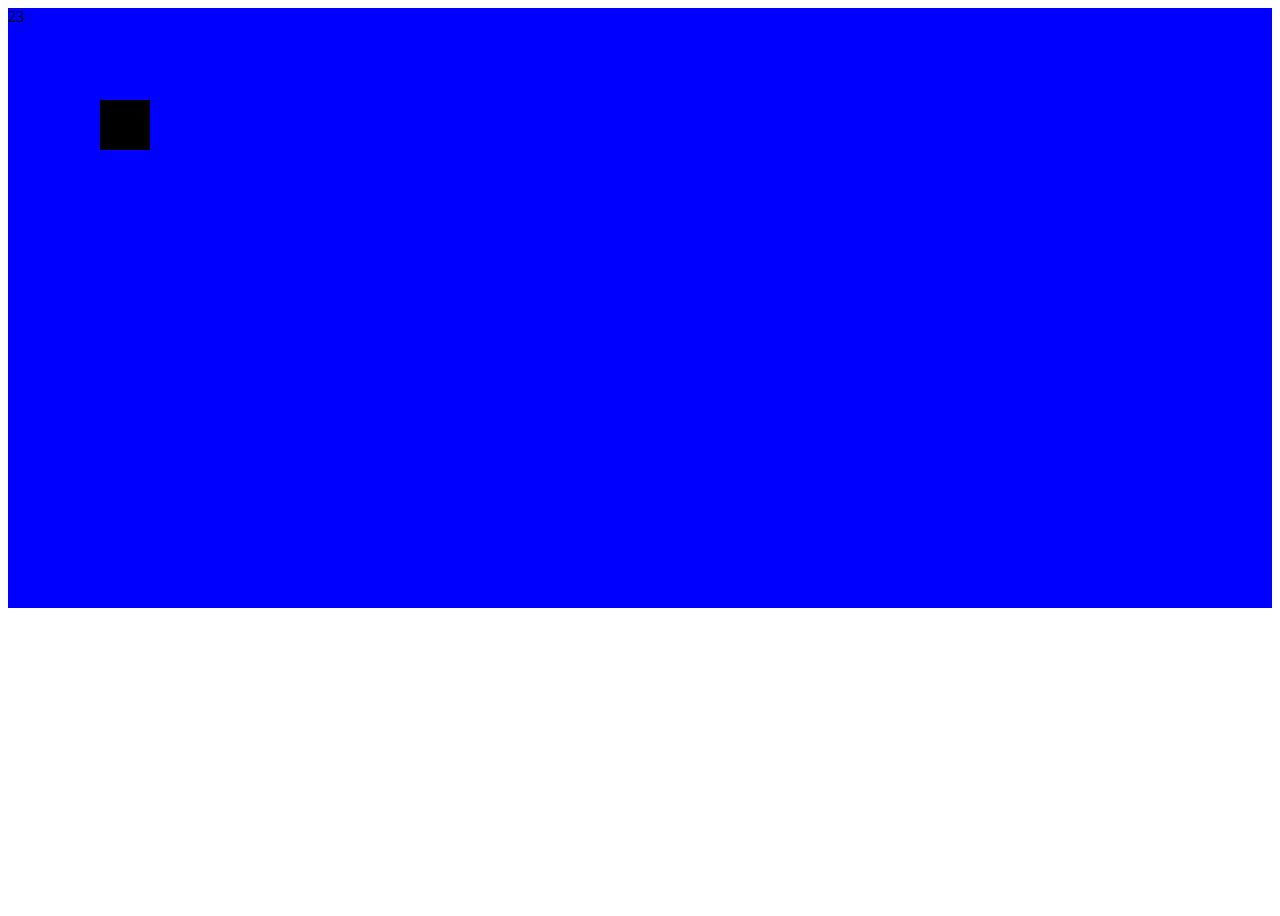
<file: 04-html_css/index.html>
<!DOCTYPE html>
<html lang="en">
<head>
    <meta charset="UTF-8">
    <meta name="viewport" content="width=device-width, initial-scale=1.0">
    <title>MyPage</title>
    <link rel="stylesheet" href="style.css">
</head>
<body>
    <!-- <header>Welcome to My Page</header>
    <article>
        <aside>This is aside</aside>
        <main>This is a HTML 5 Session</main>
    </article>
    <footer>Copyright @VishwasSingh</footer> -->
    <div id="myDiv1">
        23
    </div>
    <div id="myDiv">
        23
    </div>
</body>
</html>
</file>
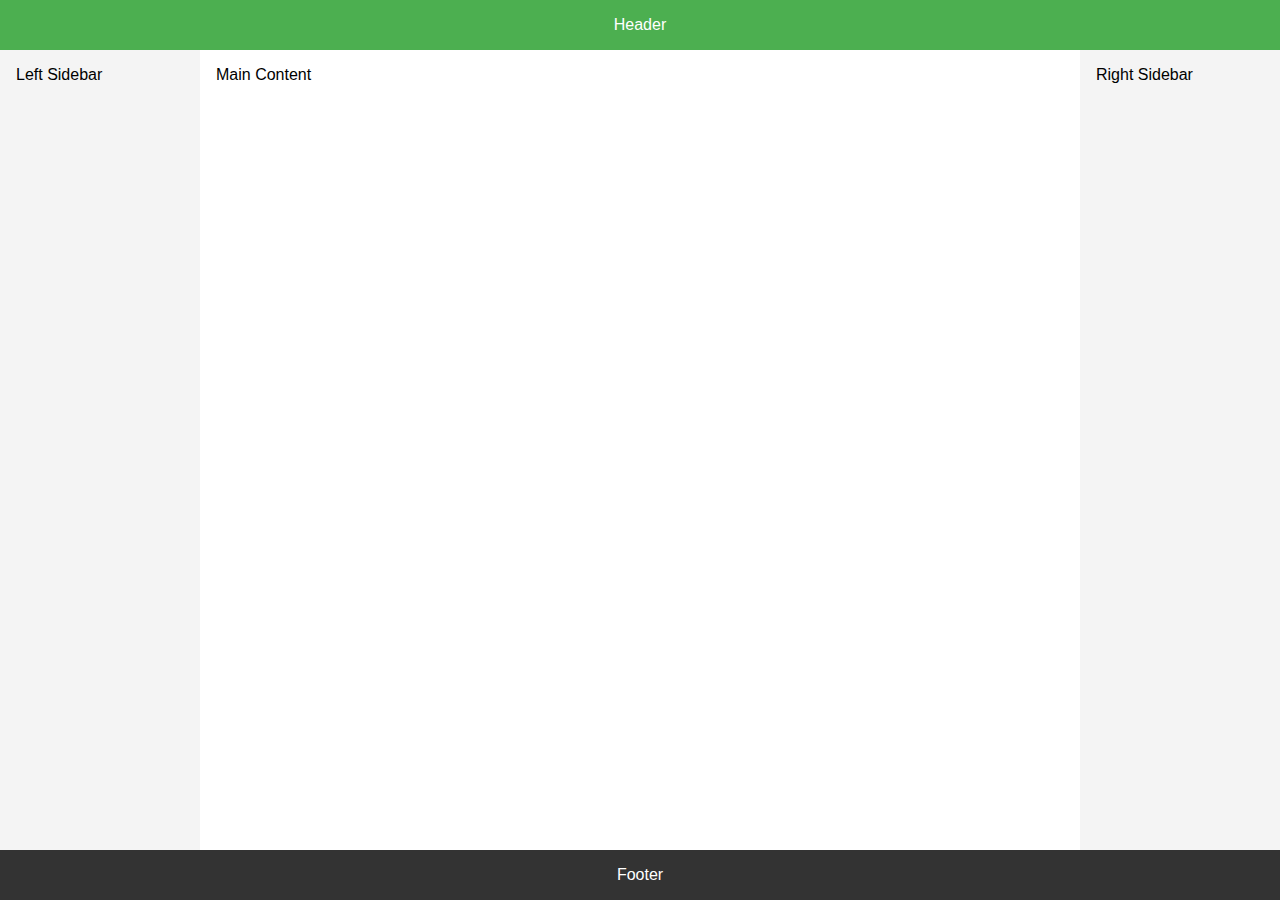
<file: 04-html_css/css-grid/index.html>
<!DOCTYPE html>
<html lang="en">
<head>
  <meta charset="UTF-8" />
  <meta name="viewport" content="width=device-width, initial-scale=1.0"/>
  <title>Two Sidebars Layout</title>
  <link rel="stylesheet" href="style.css" />
</head>
<body>
  <div class="container">
    <header class="header">Header</header>
    <aside class="sidebar left">Left Sidebar</aside>
    <main class="main">Main Content</main>
    <aside class="sidebar right">Right Sidebar</aside>
    <footer class="footer">Footer</footer>
  </div>
</body>
</html>
</file>
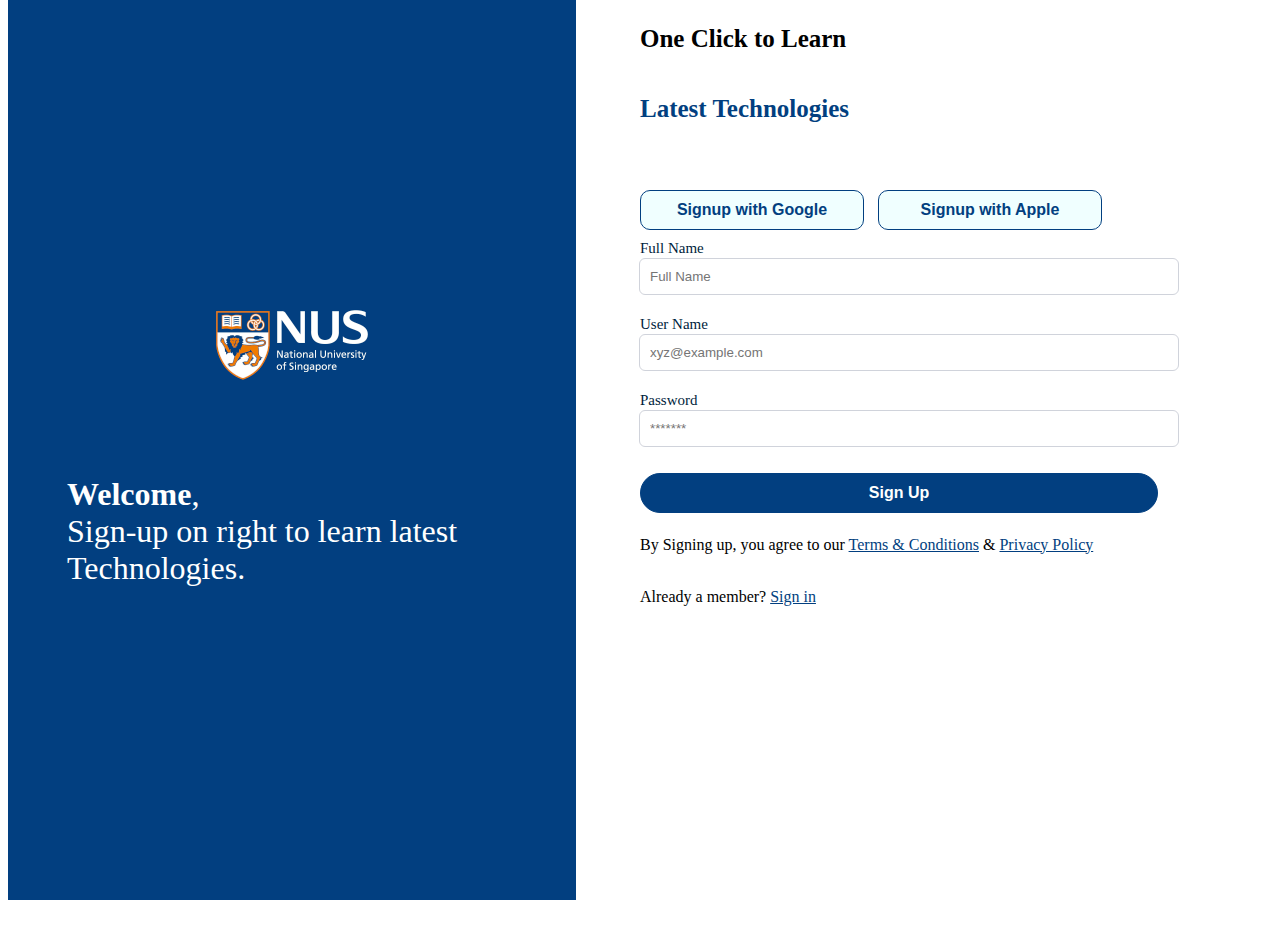
<file: 04-html_css/signup/index.html>
<!DOCTYPE html>
<html lang="en">
<head>
    <meta charset="UTF-8">
    <meta name="viewport" content="width=device-width, initial-scale=1.0">
    <title>Signup</title>
    <link rel="stylesheet" href="style.css">
</head>
<body>
    <section id="container">
        <div class="left">
            <div>
                <img src="./images/logo.png" alt="icon">
            </div>
            <div class="banner-heading">
                <p><strong>Welcome</strong>, <br> Sign-up on right to learn latest Technologies.</p>
            </div>
        </div>
        <div class="right">
            <p> One Click to Learn
                <br> 
                <h1>Latest Technologies</h1>  
            </p>
            <div class="social-buttons">
                <button class="btn">Signup with Google</button>
                <button class="btn">Signup with Apple</button>
            </div>
            <form id="signup">

                <label for="fullname">Full Name</label>
                <input id="fullname" placeholder="Full Name"/>
                <br>

                <label for="username">User Name</label>
                <input id="username" placeholder="xyz@example.com"/>
                <br>

                <label for="password">Password</label>
                <input id="pasword" placeholder="*******" />
                <br>

                <button class="btn" type="submit">Sign Up</button>
                <p>By Signing up, you agree to our <a href="#">Terms & Conditions</a> & <a href="#">Privacy Policy</a></p>
                <p>Already a member? <a href="#">Sign in</a></p>
            </form>

        </div>
    </section>
</body>
</html>
</file>
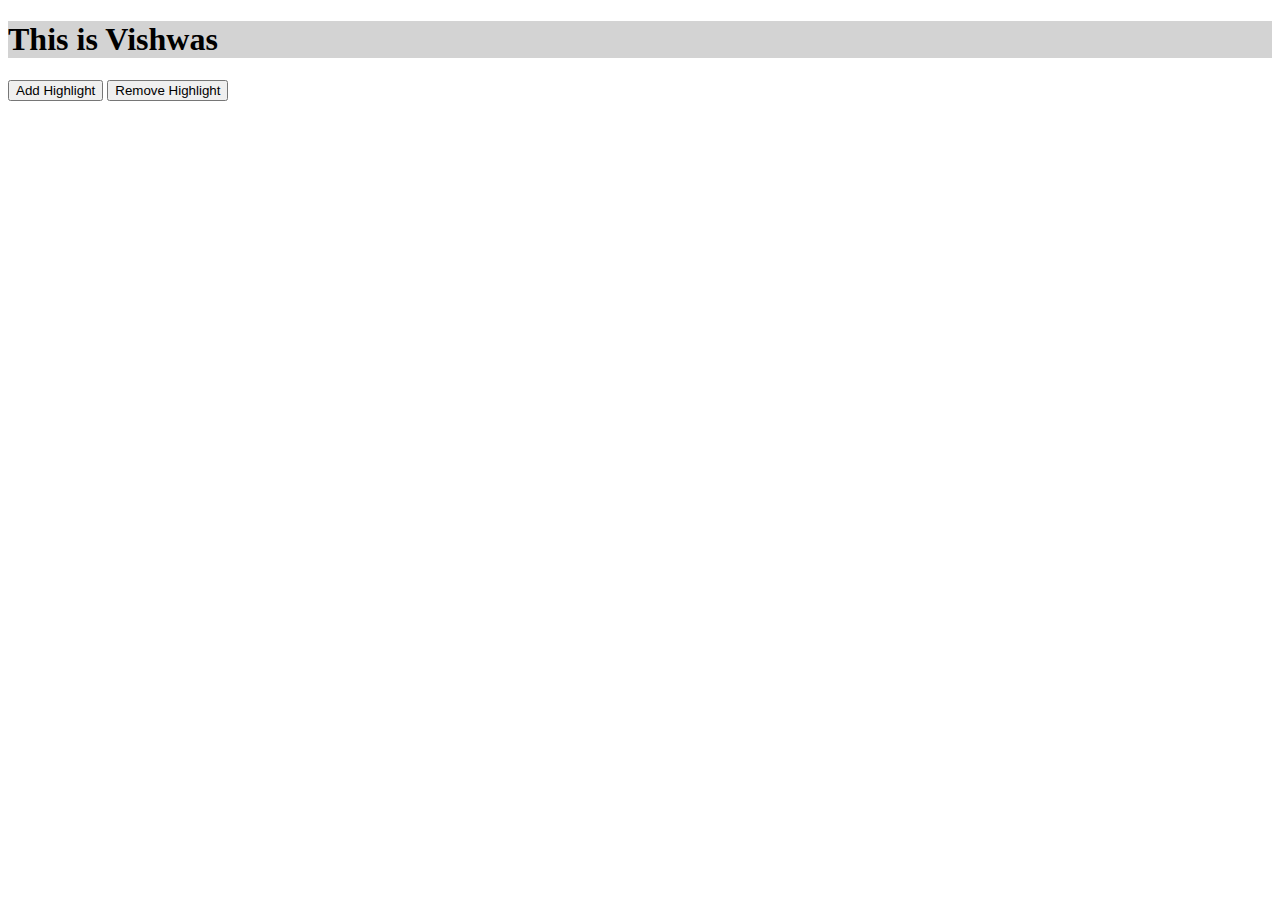
<file: 05-demo_js/lab02/index.html>
<!DOCTYPE html>
<html lang="en">
<head>
    <meta charset="UTF-8">
    <meta name="viewport" content="width=device-width, initial-scale=1.0">
    <title>Document</title>
    <link rel="stylesheet" href="style.css">
</head>
<body>
    <h1 id="header" class="myClass">This is Vishwas</h1>
    <button id="addClass">Add Highlight</button>
    <button id="removeClass">Remove Highlight</button>
    <script>
        let ele = document.getElementById('header')
        const addBtn = document.getElementById('addClass');
        const removeBtn = document.getElementById('removeClass');

        addBtn.addEventListener('click',()=>{
            ele.classList.add('highlight');
            console.log("Highlight added");
        })

        removeBtn.addEventListener('click', ()=>{
            ele.classList.remove('highlight');
            console.log('Highlight Removed');
        })
    </script>
</body>
</html>
</file>
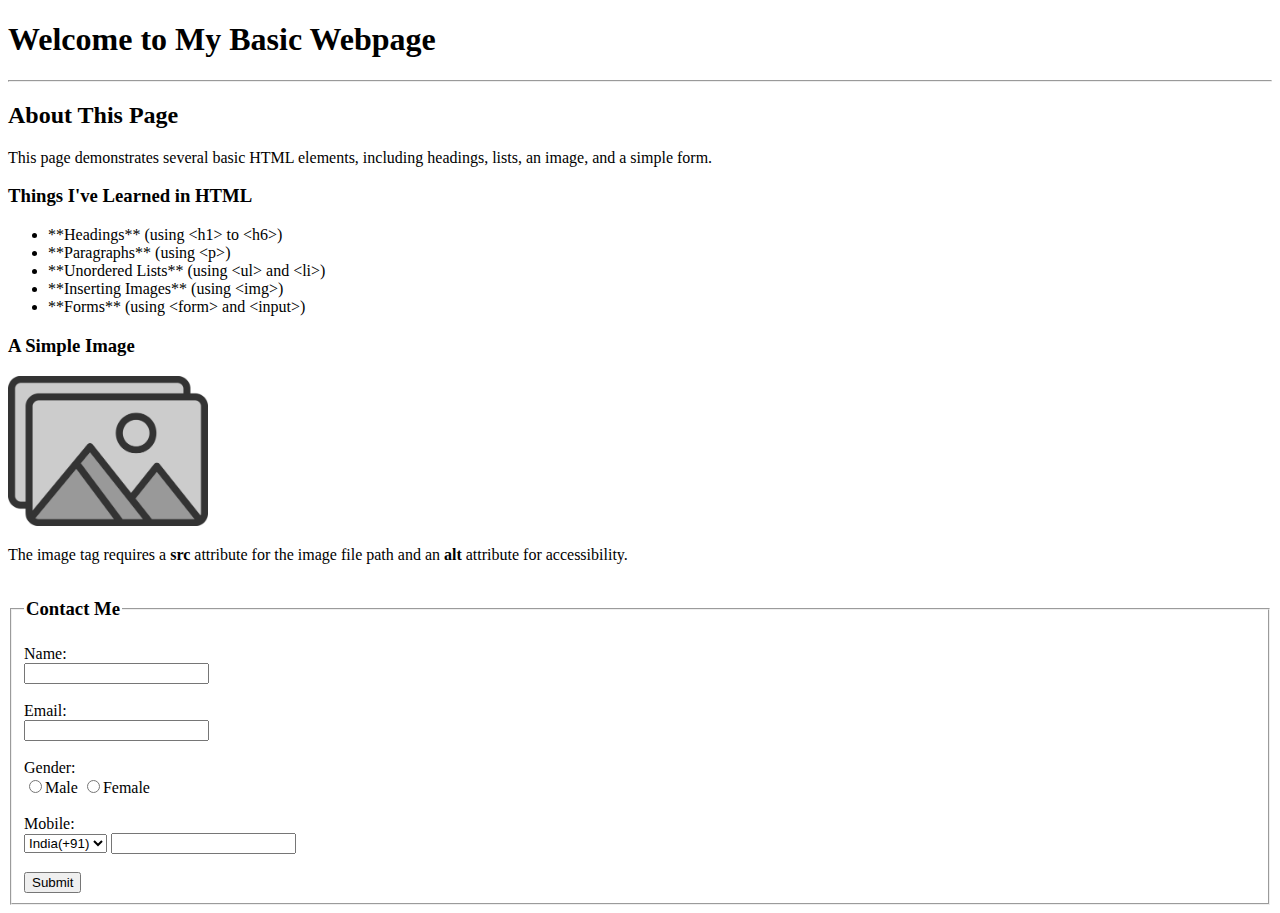
<file: 03-basic_html_css/index-1.html>
<!DOCTYPE html>
<html lang="en">
<head>
    <meta charset="UTF-8">
    <meta name="viewport" content="width=device-width, initial-scale=1.0">
    <title>Basic HTML Example</title>
</head>
<body>

    <h1>Welcome to My Basic Webpage</h1>
    <hr>
    <h2>About This Page</h2>
    <p>This page demonstrates several basic HTML elements, including headings, lists, an image, and a simple form.</p>

    <h3>Things I've Learned in HTML</h3>
    <ul>
        <li>**Headings** (using &lt;h1&gt; to &lt;h6&gt;)</li>
        <li>**Paragraphs** (using &lt;p&gt;)</li>
        <li>**Unordered Lists** (using &lt;ul&gt; and &lt;li&gt;)</li>
        <li>**Inserting Images** (using &lt;img&gt;)</li>
        <li>**Forms** (using &lt;form&gt; and &lt;input&gt;)</li>
    </ul>

    <h3>A Simple Image</h3>
    <img src="placeholder.jpg" alt="A simple placeholder image" width="200" height="150"> 
    <p>The image tag requires a <b>src</b> attribute for the image file path and an <b>alt</b> attribute for accessibility.</p>
    <fieldset>
    <legend><h3>Contact Me</h3></legend>
    <form action="/submit-form" method="post">
        <label for="name">Name:</label><br>
        <input type="text" id="name" name="user_name"><br><br>

        <label for="email">Email:</label><br>
        <input type="email" id="email" name="user_email"><br><br>

        <label for="gender">Gender:</label><br>
        <input type="radio" id="gender" name="user_gender">Male
        <input type="radio" id="gender" name="user_gender">Female<br><br>
        
        <label for="Mobile">Mobile:</label><br>
        <select id="country_code" name="country_code">
        <option value="+91">India(+91)</option>
        <option value="+1">US(+1)</option>
        </select>
        <input type="number" id="number" name="user_mobile"><br><br>

        <input type="submit" value="Submit">
    </form>
    </fieldset>

</body>
</html>
</file>
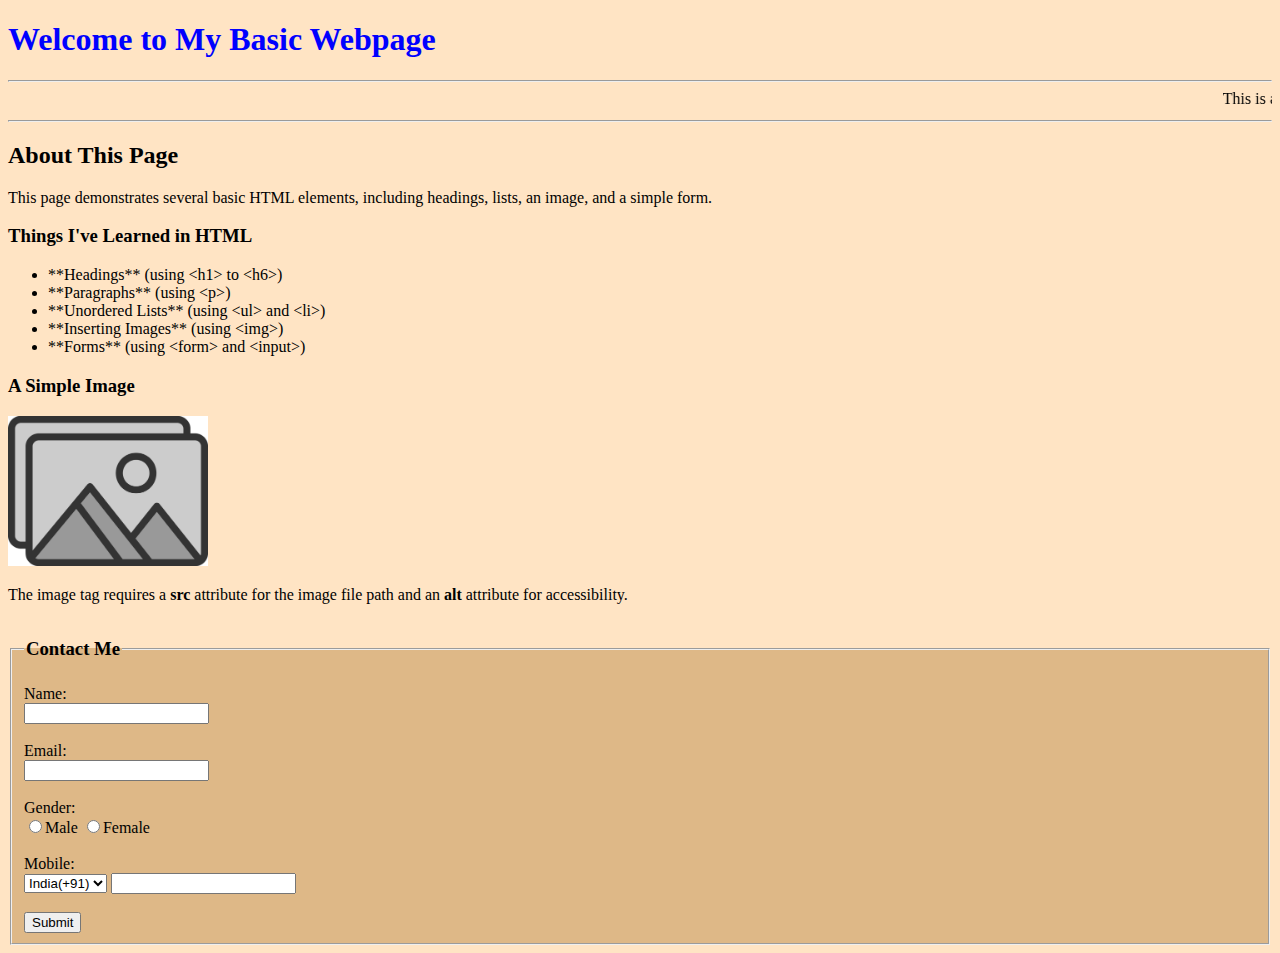
<file: 03-basic_html_css/index-2.html>
<!DOCTYPE html>
<html lang="en">
<head>
    <meta charset="UTF-8">
    <meta name="viewport" content="width=device-width, initial-scale=1.0">
    <title>Basic HTML Example</title>
    <link rel="stylesheet" href="style.css">
    <style>
        h1{
            color: blue;
        }
    </style>
</head>
<body>

    <h1>Welcome to My Basic Webpage</h1>
    <hr>
    <marquee>
        This is a HTML5 Demo
    </marquee>
    <hr>
    <h2>About This Page</h2>
    <p>This page demonstrates several basic HTML elements, including headings, lists, an image, and a simple form.</p>

    <h3>Things I've Learned in HTML</h3>
    <ul>
        <li>**Headings** (using &lt;h1&gt; to &lt;h6&gt;)</li>
        <li>**Paragraphs** (using &lt;p&gt;)</li>
        <li>**Unordered Lists** (using &lt;ul&gt; and &lt;li&gt;)</li>
        <li>**Inserting Images** (using &lt;img&gt;)</li>
        <li>**Forms** (using &lt;form&gt; and &lt;input&gt;)</li>
    </ul>

    <h3>A Simple Image</h3>
    <img src="placeholder.jpg" alt="A simple placeholder image" width="200" height="150"> 
    <p>The image tag requires a <b>src</b> attribute for the image file path and an <b>alt</b> attribute for accessibility.</p>
    <fieldset>
    <legend><h3>Contact Me</h3></legend>
    <form action="/submit-form" method="post">
        <label for="name">Name:</label><br>
        <input type="text" id="name" name="user_name"><br><br>

        <label for="email">Email:</label><br>
        <input type="email" id="email" name="user_email"><br><br>

        <label for="gender">Gender:</label><br>
        <input type="radio" id="gender" name="user_gender">Male
        <input type="radio" id="gender" name="user_gender">Female<br><br>
        
        <label for="Mobile">Mobile:</label><br>
        <select id="country_code" name="country_code">
        <option value="+91">India(+91)</option>
        <option value="+1">US(+1)</option>
        </select>
        <input type="number" id="number" name="user_mobile"><br><br>

        <input type="submit" value="Submit">
    </form>
    </fieldset>

</body>
</html>
</file>
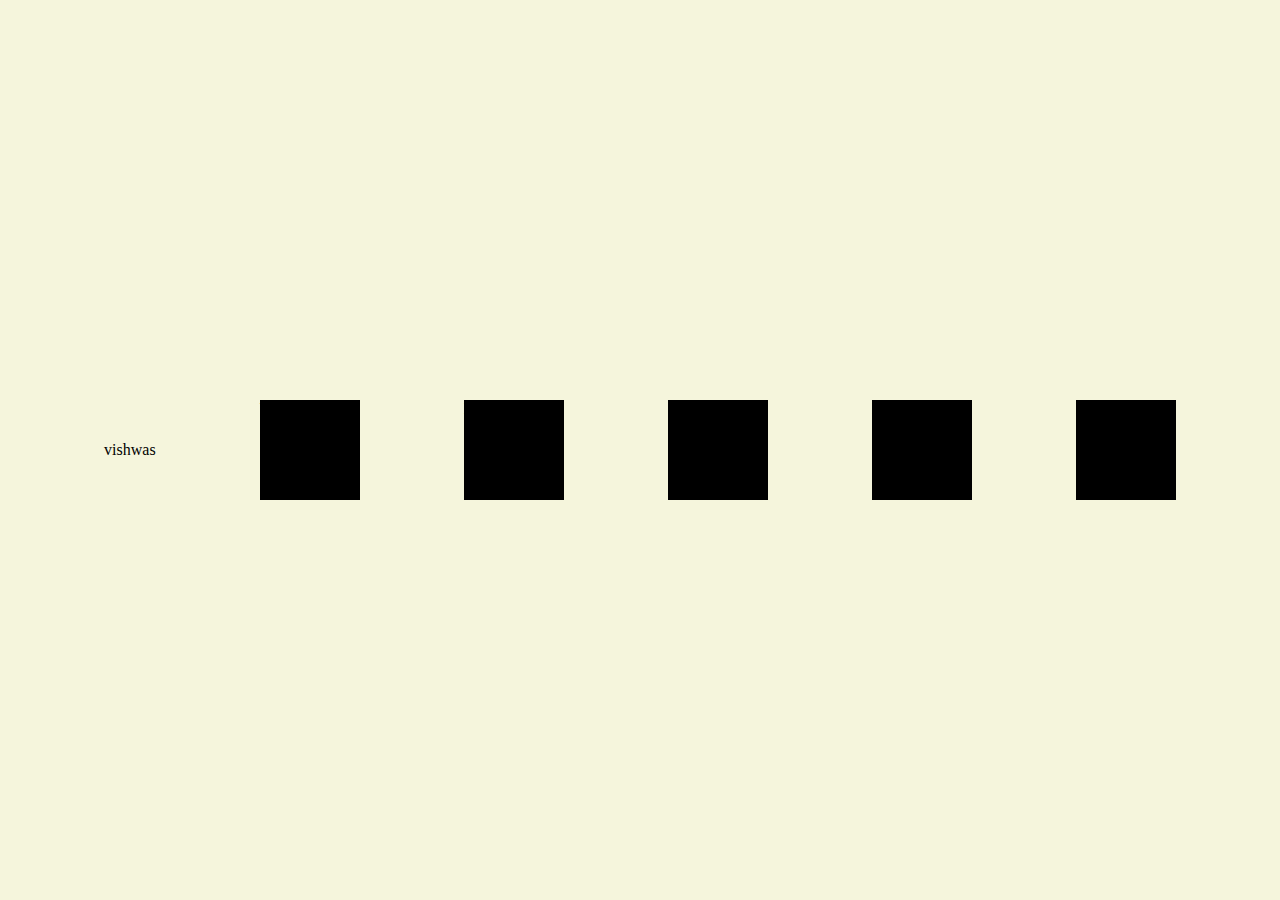
<file: 04-html_css/index1.html>
<!DOCTYPE html>
<html lang="en">
<head>
    <meta charset="UTF-8">
    <meta name="viewport" content="width=device-width, initial-scale=1.0">
    <title>Document</title>
    <link rel="stylesheet" href="style1.css">
</head>
<body>
    <div id="parent">vishwas
        <div class="mychild">V</div>
        <div class="mychild">K</div>
        <div class="mychild">S</div>
        <div class="mychild">H</div>
        <div class="mychild">D</div>
    </div>
</body>
</html>
</file>
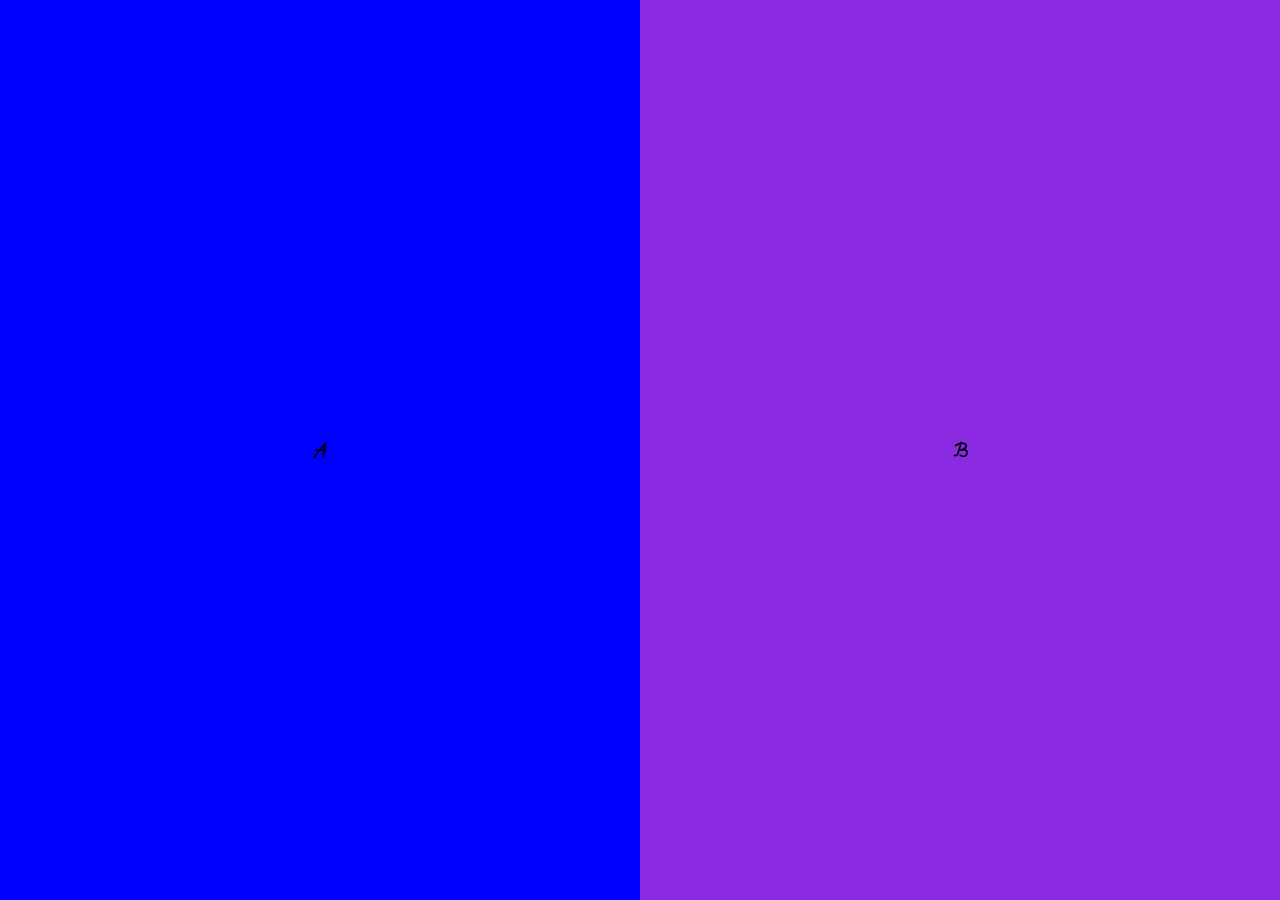
<file: 04-html_css/index2.html>
<!DOCTYPE html>
<html lang="en">
<head>
    <meta charset="UTF-8">
    <meta name="viewport" content="width=device-width, initial-scale=1.0">
    <title>Document</title>
    <link rel="stylesheet" href="style2.css">
</head>
<body>
    <div class="container">
        <div class="left-container">A</div>
        <div class="right-container">B</div>
    </div>
</body>
</html>
</file>
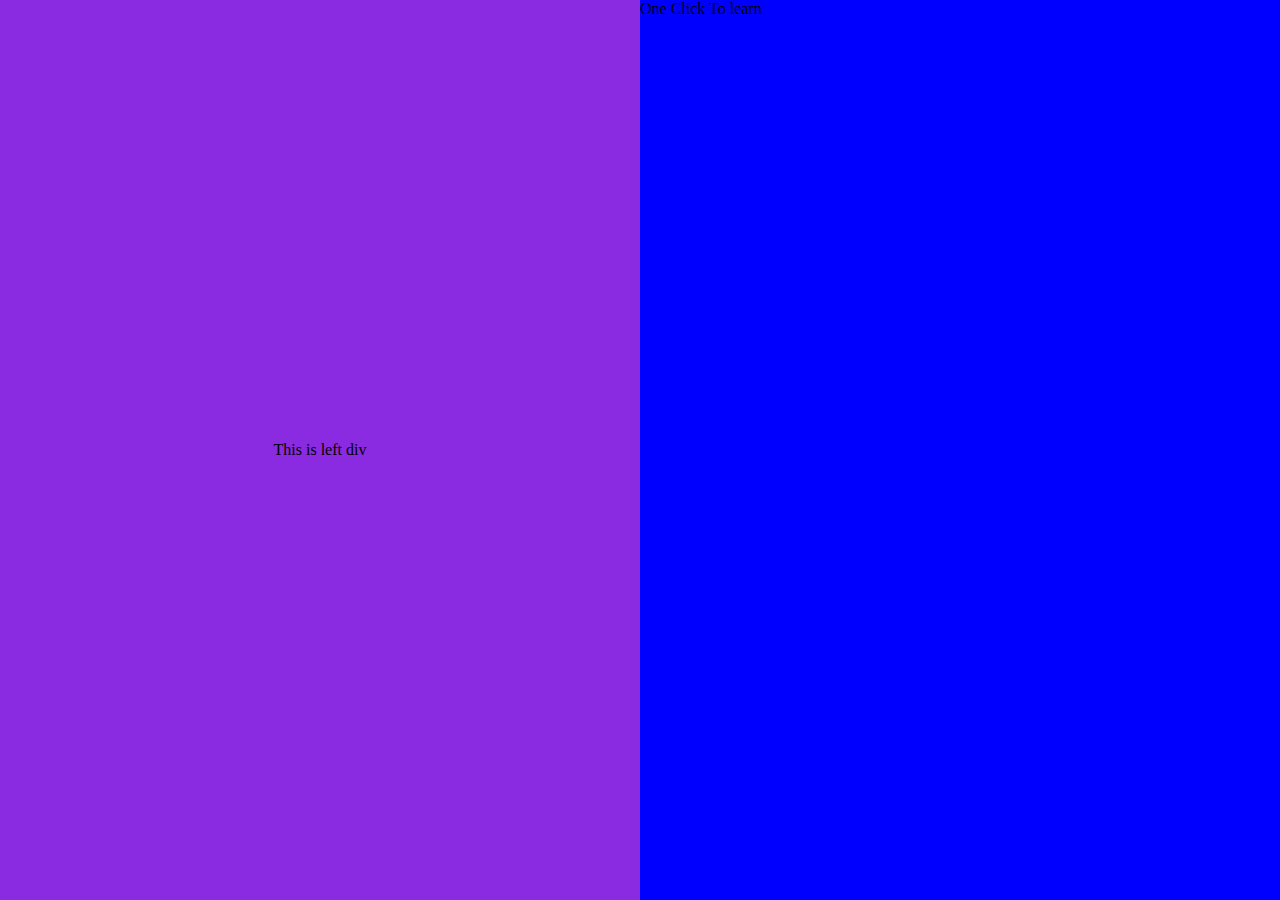
<file: 04-html_css/css-grid/index1.html>
<!DOCTYPE html>
<html lang="en">
<head>
    <meta charset="UTF-8">
    <meta name="viewport" content="width=device-width, initial-scale=1.0">
    <link rel="stylesheet" href="style1.css">
    <title>Document</title>
</head>
<body>
    <section class="container">
        <div class="left">
            <!-- <img src="logo.png"> -->
            This is left div
        </div>
        <div class="right">
            One Click To learn
        </div>
    </section>
</body>
</html>
</file>
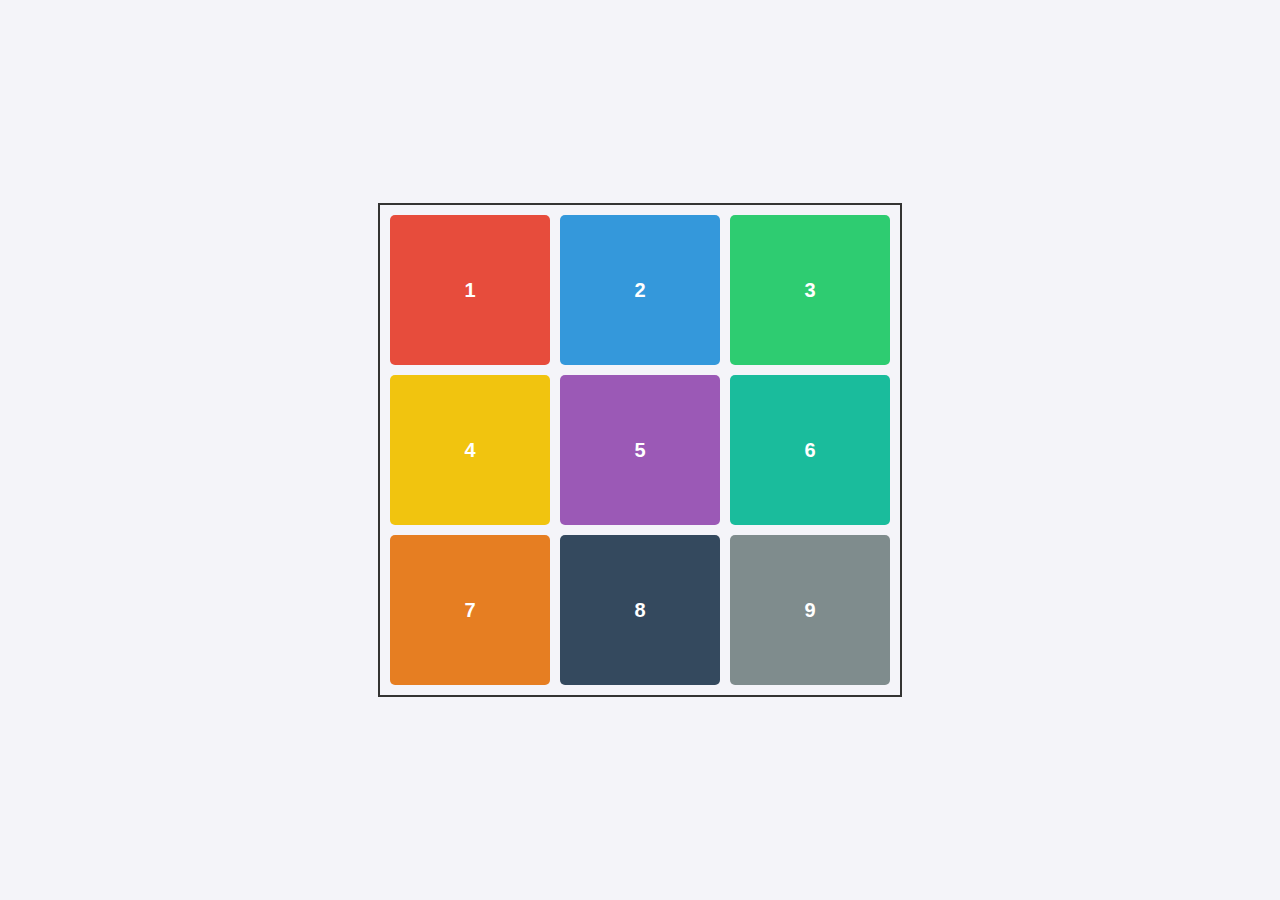
<file: 04-html_css/css-grid/index2.html>
<!DOCTYPE html>
<html lang="en">
<head>
    <meta charset="UTF-8">
    <meta name="viewport" content="width=device-width, initial-scale=1.0">
    <title>CSS Grid Demo</title>
    <link rel="stylesheet" href="styles2.css"> </head>
<body>

    <div class="grid-container">
        <div class="grid-item item-1">1</div>
        <div class="grid-item item-2">2</div>
        <div class="grid-item item-3">3</div>
        <div class="grid-item item-4">4</div>
        <div class="grid-item item-5">5</div>
        <div class="grid-item item-6">6</div>
        <div class="grid-item item-7">7</div>
        <div class="grid-item item-8">8</div>
        <div class="grid-item item-9">9</div>
    </div>

</body>
</html>
</file>
<file: 04-html_css/style.css>
body{
    height: 100vh;
}
header{
    width: 100%;
    height: 50px;
}
article{
    height: 75%;
}

#myDiv{
    width: 50px;
    height: 50px;
    background-color: black;
    position: absolute;
    left: 100px;
    top: 100px;
}

#myDiv1{
    width: 100%;
    height: 600px;
    background-color: blue;
}
</file>
<file: 04-html_css/css-grid/style.css>
body {
    margin: 0;
    font-family: sans-serif;
  }
  
  .container {
    display: grid;
    grid-template-areas:
      "header  header  header"
      "left    main    right"
      "footer  footer  footer";
    grid-template-columns: 200px 1fr 200px;
    grid-template-rows: auto 1fr auto;
    min-height: 100vh;
  }
  
  .header {
    grid-area: header;
    background: #4CAF50;
    color: white;
    padding: 1rem;
    text-align: center;
  }
  
  .sidebar {
    background: #f4f4f4;
    padding: 1rem;
  }
  
  .left {
    grid-area: left;
  }
  
  .right {
    grid-area: right;
  }
  
  .main {
    grid-area: main;
    padding: 1rem;
    background: #fff;
  }
  
  .footer {
    grid-area: footer;
    background: #333;
    color: white;
    text-align: center;
    padding: 1rem;
  }
</file>
<file: 04-html_css/signup/style.css>
@import url('https://fonts.googleapis.com/css2?family=Roboto:ital,wght@0,100;0,300;0,400;0,500;0,700;0,900;1,100;1,300;1,400;1,500;1,700;1,900&display=swap');

body{
	margin-top: 0px;
}
#container {
    display: flex;
    width: 100%;
    height: 100vh;
    align-items: center;
}

.left{
    background-color: #023f80;
    width: 50%;
    display: flex;
    height: 100vh;
    flex-direction: column;
    align-items: center ;
    justify-content: center;
    gap: 30px;
    
}

.left > .banner-heading{
    color: #fff;
    font-size: 32px;
    padding-left: 30px;
    padding-right: 30px;
    width: 450px;
    font-weight: 400;
}

.right {
    width: 50%;
    display: flex;
    height: 100vh;
    flex-direction: column;
    justify-items: center;
    padding: 40px 64px;
}

.right > h1 {
    color: #023f80;
    font-size: 25px;
}

.right > p {
    font-size: 25px;
    color: black;
    font-weight: 700;
}

#signup {
    display: flex;
    flex-direction: column;
    gap: 2px;
    padding-top: 10px;
}

.social-buttons {
    display: flex;
    gap: 14px;
}

.btn {
    width: 224px;
    height: 40px;
    background-color: azure;
    color: #023f80;
    border-radius: 10px;
    border: 1px solid #023f80;
    font-size: 16px;
    font-weight: 600;
    cursor: pointer;
}

.btn:hover{
    background-color: #023f80;
    color: azure;
}

#signup > label {
    color: #001d3c;
    text-transform: capitalize;
    font-size: 15px;
    font-weight: 500;
}

#signup > input {
    width: calc(100% - 50px);
    padding: 10px;
    border: none;
    outline: 1px solid #d0d3db;
    border-radius: 5px;
}

#signup > button {
    background-color: #023f80;
    color: #fff;
    width: calc(100% - 50px);
    margin: 5px 0px;
    border-radius: 30px;
}

#signup > button:hover {
    background-color: #fff;
    color: #023f80;
}


a {
    color: #023f80;
}
</file>
<file: 05-demo_js/lab02/style.css>
.myClass{
    width: auto;
    height: auto;
    background-color: lightgray;
}
.highlight{
    background-color: darkorange;
    border: 2px red;
}
</file>
<file: 03-basic_html_css/style.css>
body{
    margin-top: 0;
    background-color: bisque;
}
fieldset{
    background-color: burlywood;
}
</file>
<file: 04-html_css/style1.css>
body{
    margin: 0;
}
#parent{
    width: 100%;
    height: 100vh;
    background-color: beige;
    display: flex;
    flex-direction: row;
    justify-content: space-evenly;
    align-items: center;
}

.mychild{
    width: 100px;
    height: 100px;
    background-color: black;
}
</file>
<file: 04-html_css/style2.css>
@import url('https://fonts.googleapis.com/css2?family=Momo+Signature&display=swap');
body{
    margin: 0;
    font-family: 'Momo Signature', 'sans-serif';
}
.container{
    width: 100%;
    height: 100vh;
    background-color: beige;
    display: flex;
    flex-direction: row;
}
.left-container{
    width: 50%;
    height: 100vh;
    background-color: blue;
    display: flex;
    flex-direction: column;
    justify-content: center;
    align-items: center;
}
.right-container{
    width: 50%;
    height: 100vh;
    background-color: blueviolet;
    display: flex;
    flex-direction: row;
    justify-content: center;
    align-items: center;
}
</file>
<file: 04-html_css/css-grid/style1.css>
body{
    margin: 0;
}
.container{
    display: flex;
    flex-direction: row;
    width: 100%;
    height: 100vh;
}

.right{
    display: flex;
    background-color: blue;
    flex-direction: column;
    
    width: 50%;
}

.left{
    display: flex;
    background-color: blueviolet;
    width: 50%;
    flex-direction: column;
    text-align: center;
    justify-content: center;
}
</file>
<file: 04-html_css/css-grid/styles2.css>
/* Basic styling for the body */
body {
    font-family: Arial, sans-serif;
    display: flex; /* Centers the grid on the page */
    justify-content: center;
    align-items: center;
    min-height: 100vh;
    margin: 0;
    background-color: #f4f4f9;
}

/* 1. Define the Grid Container */
.grid-container {
    display: grid; /* THE key declaration to activate Grid layout */
    
    /* 2. Define Columns */
    /* Creates 3 columns, each taking up an equal fraction (1fr) of the available space */
    grid-template-columns: 1fr 1fr 1fr;
    
    /* 3. Define Rows (Optional, but good for explicit sizing) */
    /* Sets the height of each row to 150 pixels */
    grid-template-rows: 150px 150px 150px; 
    
    /* 4. Define Spacing (Gutters) */
    grid-gap: 10px; /* Space between the grid items (both rows and columns) */
    
    width: 500px; /* Optional: Sets a max width for the entire grid */
    padding: 10px;
    border: 2px solid #333;
}

/* Styling for all Grid Items (the boxes) */
.grid-item {
    display: flex;
    justify-content: center;
    align-items: center;
    font-size: 20px;
    font-weight: bold;
    color: white;
    border-radius: 5px;
}

/* Different background colors for visual distinction */
.item-1 { background-color: #e74c3c; } /* Red */
.item-2 { background-color: #3498db; } /* Blue */
.item-3 { background-color: #2ecc71; } /* Green */
.item-4 { background-color: #f1c40f; } /* Yellow */
.item-5 { background-color: #9b59b6; } /* Purple */
.item-6 { background-color: #1abc9c; } /* Turquoise */
.item-7 { background-color: #e67e22; } /* Orange */
.item-8 { background-color: #34495e; } /* Dark Blue */
.item-9 { background-color: #7f8c8d; } /* Gray */
</file>
